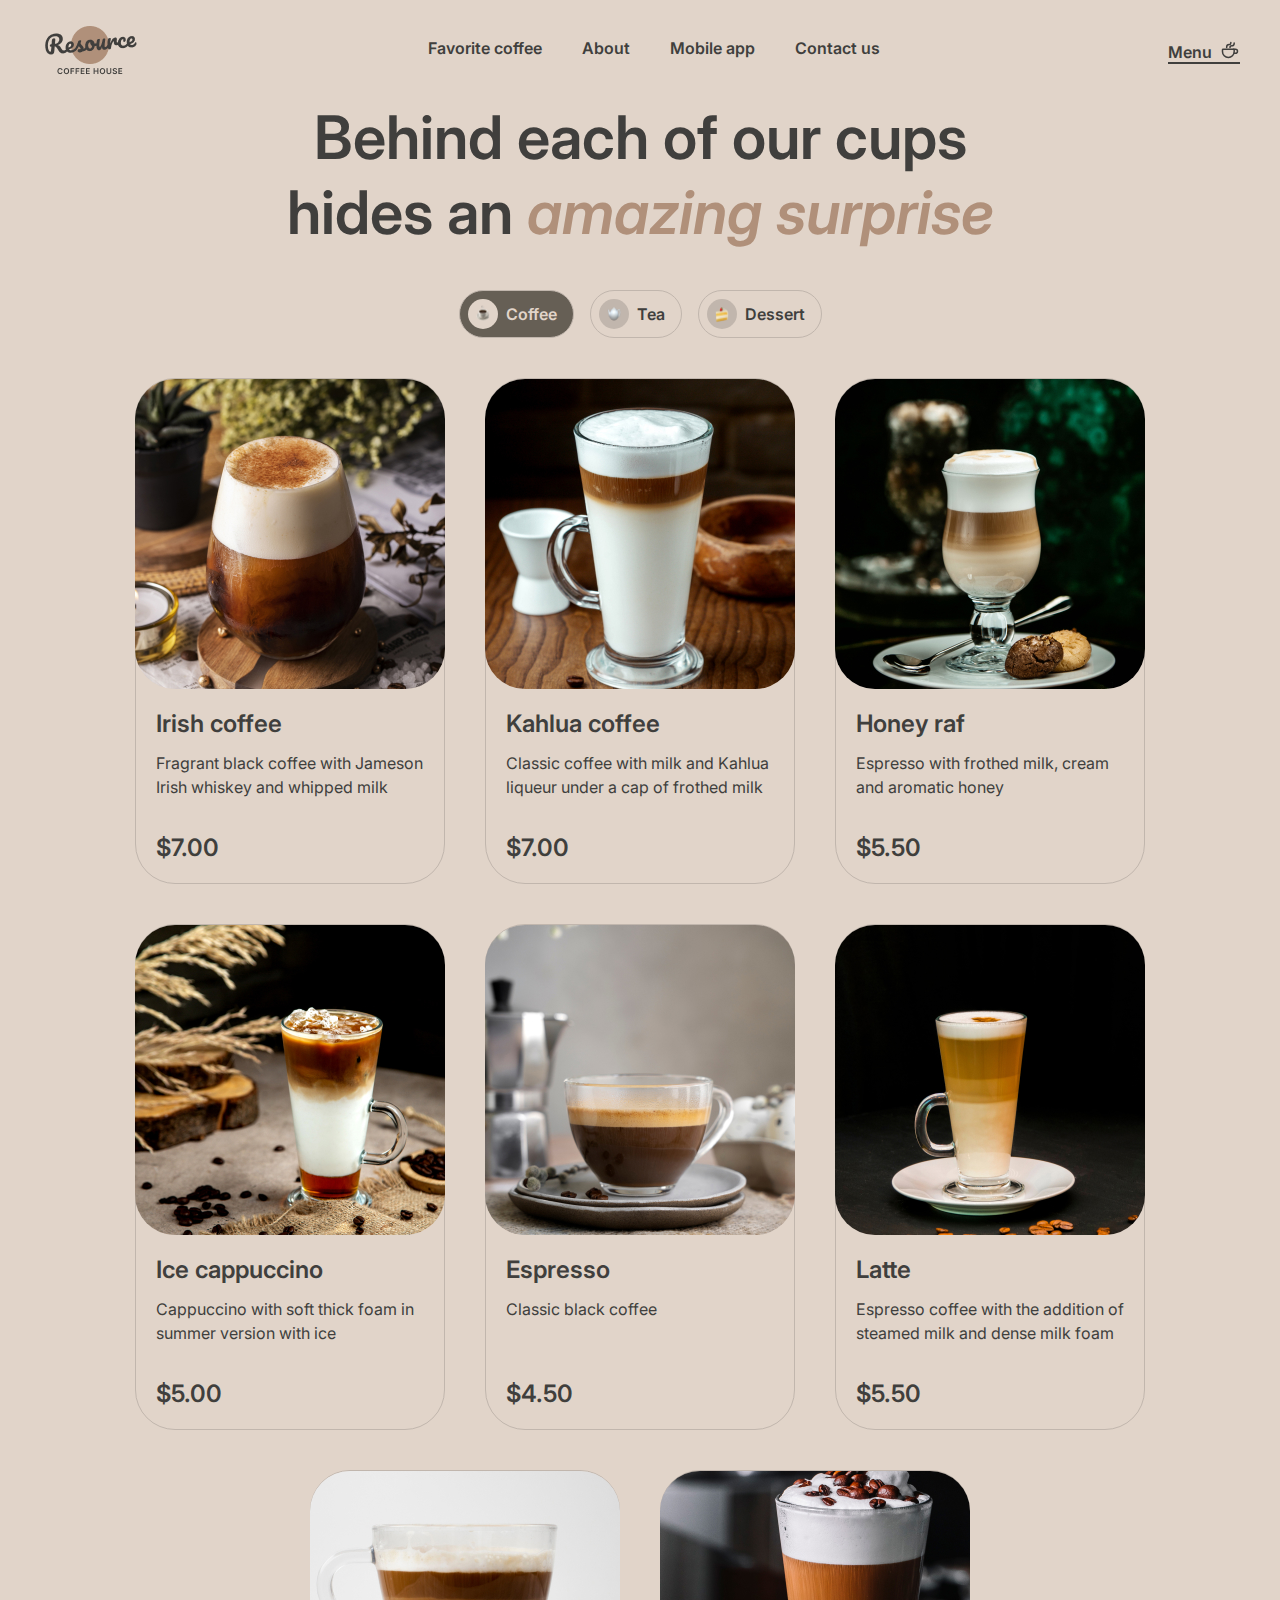
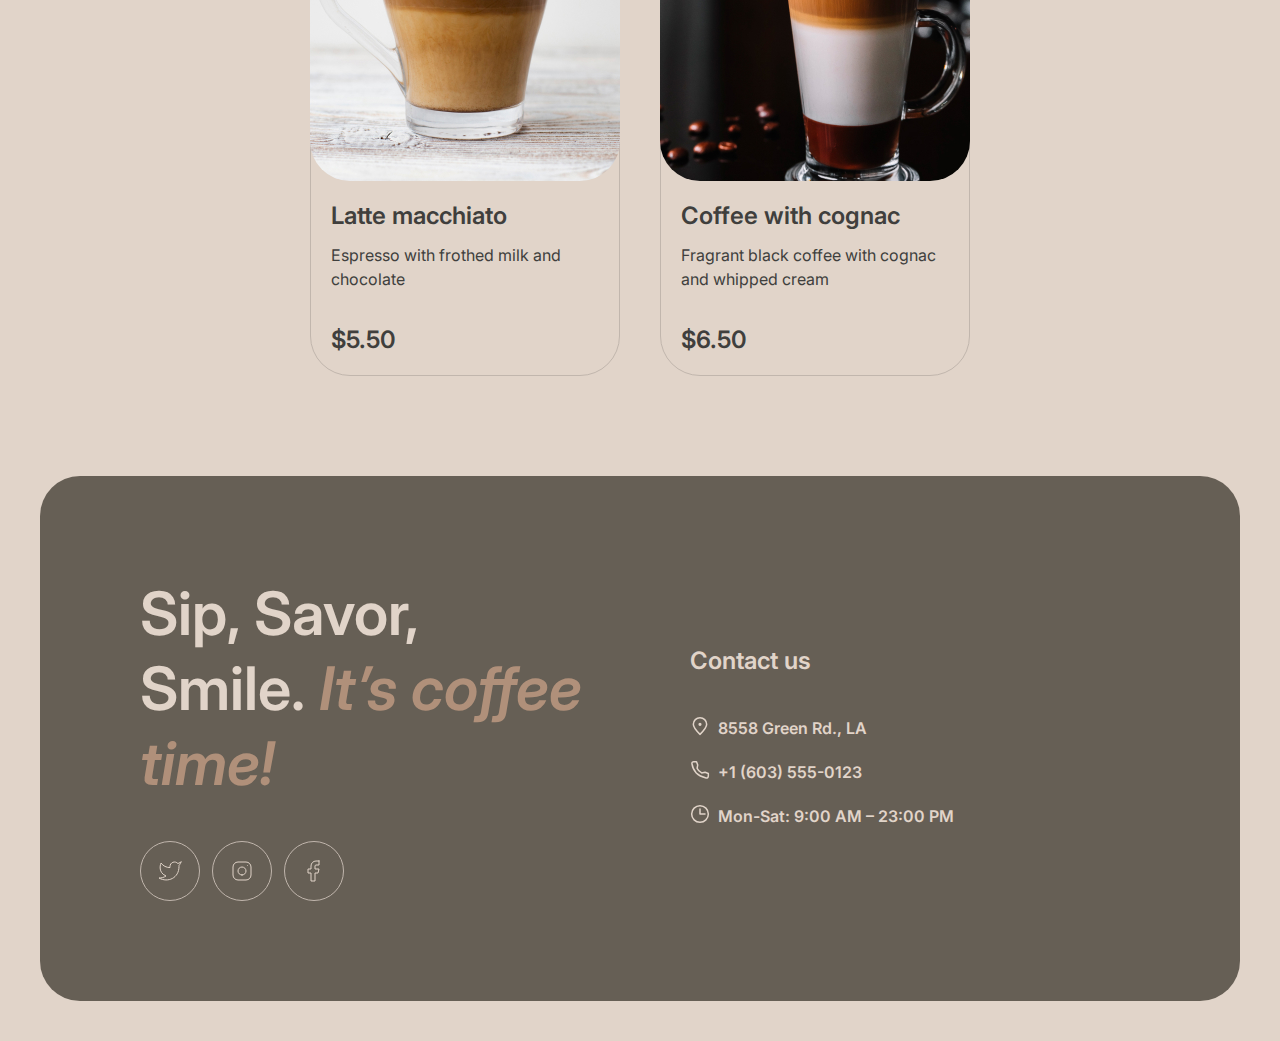
<file: coffee-house/menu/index.html>
<!DOCTYPE html>
<html lang="en">
  <head>
    <link rel="preconnect" href="https://fonts.googleapis.com" />
    <link rel="preconnect" href="https://fonts.gstatic.com" crossorigin />
    <link
      href="https://fonts.googleapis.com/css2?family=Forum&family=Inter:wght@400;600;700&display=swap"
      rel="stylesheet"
    />
    <link href="https://fonts.cdnfonts.com/css/inter" rel="stylesheet" />

    <link rel="stylesheet" href="style.css" />
    <link rel="icon" href="../assets/favicon.ico" type="image/x-icon" />
    <meta charset="UTF-8" />
    <meta name="viewport" content="width=device-width, initial-scale=1.0" />
    <title>Menu</title>
  </head>
  <body class="body">
    <header class="header">
      <div class="header-container">
        <div class="header-menu">
          <a class="logo-link" href="../">
            <div class="logo">
              <img src="../assets/logo.png" alt="logo" />
            </div>
          </a>
          <nav class="nav">
            <div class="menu-item">
              <a href="../#Favorite-coffee" class="link">Favorite coffee </a>
            </div>
            <div class="menu-item">
              <a href="../#About" class="link">About</a>
            </div>
            <div class="menu-item">
              <a href="../#Mobile-app" class="link">Mobile app</a>
            </div>
            <div class="menu-item">
              <a href="#Contact-us" class="link">Contact us</a>
            </div>
          </nav>
          <div class="coffee-menu menu-item active-menu-item">
            <div class="link">
              <p>Menu</p>
              <svg
                xmlns="http://www.w3.org/2000/svg"
                width="20"
                height="20"
                viewBox="0 0 20 20"
                fill="none"
              >
                <path
                  d="M14.167 9.76667V11.6667C14.167 14.8883 11.5553 17.5 8.33366 17.5C5.112 17.5 2.50033 14.8883 2.50033 11.6667V9.76667C2.50033 9.4353 2.76896 9.16667 3.10033 9.16667H13.567C13.8984 9.16667 14.167 9.4353 14.167 9.76667Z"
                  stroke="#403F3D"
                  stroke-width="1.5"
                  stroke-linecap="round"
                  stroke-linejoin="round"
                />
                <path
                  d="M10.0003 7.50008C10.0003 6.66675 10.5956 5.83341 11.786 5.83341V5.83341C13.101 5.83341 14.167 4.76743 14.167 3.45246V2.91675"
                  stroke="#403F3D"
                  stroke-width="1.5"
                  stroke-linecap="round"
                  stroke-linejoin="round"
                />
                <path
                  d="M6.66634 7.5V7.08333C6.66634 5.70262 7.78563 4.58333 9.16634 4.58333V4.58333C10.0868 4.58333 10.833 3.83714 10.833 2.91667V2.5"
                  stroke="#403F3D"
                  stroke-width="1.5"
                  stroke-linecap="round"
                  stroke-linejoin="round"
                />
                <path
                  d="M13.333 9.16675H15.4163C16.5669 9.16675 17.4997 10.0995 17.4997 11.2501C17.4997 12.4007 16.5669 13.3334 15.4163 13.3334H14.1663"
                  stroke="#403F3D"
                  stroke-width="1.5"
                  stroke-linecap="round"
                  stroke-linejoin="round"
                />
              </svg>
            </div>
          </div>
          <div class="button-icon-burger">
            <div class="button-icon-burger-menu">
              <svg
                class="burger-default1"
                xmlns="http://www.w3.org/2000/svg"
                width="18"
                height="2"
                viewBox="0 0 18 2"
                fill="none"
              >
                <path
                  d="M1 1H17"
                  stroke="#403F3D"
                  stroke-width="1.5"
                  stroke-linecap="round"
                  stroke-linejoin="round"
                />
              </svg>
              <svg
                class="burger-default2"
                xmlns="http://www.w3.org/2000/svg"
                width="18"
                height="2"
                viewBox="0 0 18 2"
                fill="none"
              >
                <path
                  d="M1 1H17"
                  stroke="#403F3D"
                  stroke-width="1.5"
                  stroke-linecap="round"
                  stroke-linejoin="round"
                />
              </svg>
              <svg
                class="burger-hover1"
                xmlns="http://www.w3.org/2000/svg"
                width="14"
                height="14"
                viewBox="0 0 14 14"
                fill="none"
              >
                <path
                  d="M1.34375 12.6568L12.6575 1.34314"
                  stroke="#403F3D"
                  stroke-width="1.5"
                  stroke-linecap="round"
                  stroke-linejoin="round"
                />
              </svg>
              <svg
                class="burger-hover2"
                xmlns="http://www.w3.org/2000/svg"
                width="14"
                height="14"
                viewBox="0 0 14 14"
                fill="none"
              >
                <path
                  d="M1.34375 1.34314L12.6575 12.6568"
                  stroke="#403F3D"
                  stroke-width="1.5"
                  stroke-linecap="round"
                  stroke-linejoin="round"
                />
              </svg>
            </div>
          </div>
        </div>
      </div>
      <div class="new-menu">
        <nav class="nav-menu">
          <div class="nav-menu-item">
            <a href="../#Favorite-coffee" class="link-burger">Favorite coffee </a>
          </div>
          <div class="nav-menu-item"><a href="../#About" class="link-burger">About</a></div>
          <div class="nav-menu-item">
            <a href="../#Mobile-app" class="link-burger">Mobile app</a>
          </div>
          <div class="nav-menu-item">
            <a href="../#Contact-us" class="link-burger">Contact us</a>
          </div>
        </nav>
        <div class="nav-menu-cup">
          <a class="link-burger">
            <p>Menu

            <svg class="cup"
              xmlns="http://www.w3.org/2000/svg"
              width="40"
              height="40"
              viewBox="0 0 20 20"
              fill="none"
            >
              <path
                d="M14.167 9.76667V11.6667C14.167 14.8883 11.5553 17.5 8.33366 17.5C5.112 17.5 2.50033 14.8883 2.50033 11.6667V9.76667C2.50033 9.4353 2.76896 9.16667 3.10033 9.16667H13.567C13.8984 9.16667 14.167 9.4353 14.167 9.76667Z"
                stroke="#403F3D"
                stroke-width="1.5"
                stroke-linecap="round"
                stroke-linejoin="round"
              />
              <path
                d="M10.0003 7.50008C10.0003 6.66675 10.5956 5.83341 11.786 5.83341V5.83341C13.101 5.83341 14.167 4.76743 14.167 3.45246V2.91675"
                stroke="#403F3D"
                stroke-width="1.5"
                stroke-linecap="round"
                stroke-linejoin="round"
              />
              <path
                d="M6.66634 7.5V7.08333C6.66634 5.70262 7.78563 4.58333 9.16634 4.58333V4.58333C10.0868 4.58333 10.833 3.83714 10.833 2.91667V2.5"
                stroke="#403F3D"
                stroke-width="1.5"
                stroke-linecap="round"
                stroke-linejoin="round"
              />
              <path
                d="M13.333 9.16675H15.4163C16.5669 9.16675 17.4997 10.0995 17.4997 11.2501C17.4997 12.4007 16.5669 13.3334 15.4163 13.3334H14.1663"
                stroke="#403F3D"
                stroke-width="1.5"
                stroke-linecap="round"
                stroke-linejoin="round"
              />
            </svg>
            </p>
          </a>
        </div>
        </div>
    </header>
    <main class="main">
      <div class="menu-container">
        <div class="offer">
          <h1 class="menu-name">
            Behind each of our cups hides an
            <span class="amazing">amazing surprise</span>
          </h1>
          <div class="tabs">
            <div class="tab-item1">
              <div class="icon1">
                <img
                  class="picture-in-icon"
                  src="../assets/offerIcon1.png"
                  alt="coffee"
                />
              </div>
              Coffee
            </div>
            <div class="tab-item2">
              <div class="icon2">
                <img
                  class="picture-in-icon"
                  src="../assets/offerIcon2.png"
                  alt="tea"
                />
              </div>
              Tea
            </div>
            <div class="tab-item3">
              <div class="icon3">
                <img
                  class="picture-in-icon"
                  src="../assets/offerIcon3.png"
                  alt="dessert"
                />
              </div>
              Dessert
            </div>
          </div>
        </div>
        <div id="cards-wrapper">
          <div class="grid coffee">
            <div class="preview">
              <div class="box">
                <img
                  class="coffee-type"
                  src="../assets/coffee-1.jpg"
                  alt="irish coffee"
                />
              </div>
              <div class="description-coffee">
                <div class="text-description-coffee">
                  <p class="text-coffee">Irish coffee</p>
                  <p class="small-text-coffee">
                    Fragrant black coffee with Jameson Irish whiskey and whipped
                    milk
                  </p>
                </div>
                <p class="price">$7.00</p>
              </div>
            </div>
            <div class="preview">
              <div class="box">
                <img
                  class="coffee-type"
                  src="../assets/coffee-2.jpg"
                  alt="kahlua coffee"
                />
              </div>
              <div class="description-coffee">
                <div class="text-description-coffee">
                  <p class="text-coffee">Kahlua coffee</p>
                  <p class="small-text-coffee">
                    Classic coffee with milk and Kahlua liqueur under a cap of
                    frothed milk
                  </p>
                </div>
                <p class="price">$7.00</p>
              </div>
            </div>
            <div class="preview">
              <div class="box">
                <img
                  class="coffee-type"
                  src="../assets/coffee-3.jpg"
                  alt="Honey raf"
                />
              </div>
              <div class="description-coffee">
                <div class="text-description-coffee">
                  <p class="text-coffee">Honey raf</p>
                  <p class="small-text-coffee">
                    Espresso with frothed milk, cream and aromatic honey
                  </p>
                </div>
                <p class="price">$5.50</p>
              </div>
            </div>
            <div class="preview">
              <div class="box">
                <img
                  class="coffee-type"
                  src="../assets/coffee-4.jpg"
                  alt="Ice cappuccino"
                />
              </div>
              <div class="description-coffee">
                <div class="text-description-coffee">
                  <p class="text-coffee">Ice cappuccino</p>
                  <p class="small-text-coffee">
                    Cappuccino with soft thick foam in summer version with ice
                  </p>
                </div>
                <p class="price">$5.00</p>
              </div>
            </div>
            <div class="preview second nextcoffee">
              <div class="box">
                <img
                  class="coffee-type"
                  src="../assets/coffee-5.jpg"
                  alt="Espresso"
                />
              </div>
              <div class="description-coffee">
                <div class="text-description-coffee">
                  <p class="text-coffee">Espresso</p>
                  <p class="small-text-coffee">Classic black coffee</p>
                </div>
                <p class="price">$4.50</p>
              </div>
            </div>
            <div class="preview second nextcoffee">
              <div class="box">
                <img
                  class="coffee-type"
                  src="../assets/coffee-6.jpg"
                  alt="Latte"
                />
              </div>
              <div class="description-coffee">
                <div class="text-description-coffee">
                  <p class="text-coffee">Latte</p>
                  <p class="small-text-coffee">
                    Espresso coffee with the addition of steamed milk and dense
                    milk foam
                  </p>
                </div>
                <p class="price">$5.50</p>
              </div>
            </div>
            <div class="preview second nextcoffee">
              <div class="box">
                <img
                  class="coffee-type"
                  src="../assets/coffee-7.jpg"
                  alt="Latte macchiato"
                />
              </div>
              <div class="description-coffee">
                <div class="text-description-coffee">
                  <p class="text-coffee">Latte macchiato</p>
                  <p class="small-text-coffee">
                    Espresso with frothed milk and chocolate
                  </p>
                </div>
                <p class="price">$5.50</p>
              </div>
            </div>
            <div class="preview second nextcoffee">
              <div class="box">
                <img
                  class="coffee-type"
                  src="../assets/coffee-8.jpg"
                  alt="Coffee with cognac"
                />
              </div>
              <div class="description-coffee">
                <div class="text-description-coffee">
                  <p class="text-coffee">Coffee with cognac</p>
                  <p class="small-text-coffee">
                    Fragrant black coffee with cognac and whipped cream
                  </p>
                </div>
                <p class="price">$6.50</p>
              </div>
            </div>
          </div>

          <div class="grid tea">
            <div class="preview">
              <div class="box">
                <img
                  class="coffee-type"
                  src="../assets/tea-1.png"
                  alt="Moroccan"
                />
              </div>
              <div class="description-coffee">
                <div class="text-description-coffee">
                  <p class="text-coffee">Moroccan</p>
                  <p class="small-text-coffee">
                    Fragrant black tea with the addition of tangerine, cinnamon,
                    honey, lemon and mint
                  </p>
                </div>
                <p class="price">$4.50</p>
              </div>
            </div>
            <div class="preview">
              <div class="box">
                <img
                  class="coffee-type"
                  src="../assets/tea-2.png"
                  alt="Ginger"
                />
              </div>
              <div class="description-coffee">
                <div class="text-description-coffee">
                  <p class="text-coffee">Ginger</p>
                  <p class="small-text-coffee">
                    Original black tea with fresh ginger, lemon and honey
                  </p>
                </div>
                <p class="price">$5.00</p>
              </div>
            </div>
            <div class="preview">
              <div class="box">
                <img
                  class="coffee-type"
                  src="../assets/tea-3.png"
                  alt="Cranberry"
                />
              </div>
              <div class="description-coffee">
                <div class="text-description-coffee">
                  <p class="text-coffee">Cranberry</p>
                  <p class="small-text-coffee">
                    Invigorating black tea with cranberry and honey
                  </p>
                </div>
                <p class="price">$5.00</p>
              </div>
            </div>
            <div class="preview">
              <div class="box">
                <img
                  class="coffee-type"
                  src="../assets/tea-4.png"
                  alt="Sea buckthorn"
                />
              </div>
              <div class="description-coffee">
                <div class="text-description-coffee">
                  <p class="text-coffee">Sea buckthorn</p>
                  <p class="small-text-coffee">
                    Toning sweet black tea with sea buckthorn, fresh thyme and
                    cinnamon
                  </p>
                </div>
                <p class="price">$5.50</p>
              </div>
            </div>
          </div>

          <div class="grid desserts">
            <div class="preview">
              <div class="box">
                <img
                  class="coffee-type"
                  src="../assets/dessert-1.png"
                  alt="Marble cheesecake"
                />
              </div>
              <div class="description-coffee">
                <div class="text-description-coffee">
                  <p class="text-coffee">Marble cheesecake</p>
                  <p class="small-text-coffee">
                    Philadelphia cheese with lemon zest on a light sponge cake
                    and red currant jam
                  </p>
                </div>
                <p class="price">$3.50</p>
              </div>
            </div>
            <div class="preview">
              <div class="box">
                <img
                  class="coffee-type"
                  src="../assets/dessert-2.png"
                  alt="Red velvet"
                />
              </div>
              <div class="description-coffee">
                <div class="text-description-coffee">
                  <p class="text-coffee">Red velvet</p>
                  <p class="small-text-coffee">
                    Layer cake with cream cheese frosting
                  </p>
                </div>
                <p class="price">$4.00</p>
              </div>
            </div>
            <div class="preview">
              <div class="box">
                <img
                  class="coffee-type"
                  src="../assets/dessert-3.png"
                  alt="Cheesecakes"
                />
              </div>
              <div class="description-coffee">
                <div class="text-description-coffee">
                  <p class="text-coffee">Cheesecakes</p>
                  <p class="small-text-coffee">
                    Soft cottage cheese pancakes with sour cream and fresh
                    berries and sprinkled with powdered sugar
                  </p>
                </div>
                <p class="price">$4.50</p>
              </div>
            </div>
            <div class="preview">
              <div class="box">
                <img
                  class="coffee-type"
                  src="../assets/dessert-4.png"
                  alt="Creme brulee"
                />
              </div>
              <div class="description-coffee">
                <div class="text-description-coffee">
                  <p class="text-coffee">Creme brulee</p>
                  <p class="small-text-coffee">
                    Delicate creamy dessert in a caramel basket with wild
                    berries
                  </p>
                </div>
                <p class="price">$4.00</p>
              </div>
            </div>
            <div class="preview second nextdessert">
              <div class="box">
                <img
                  class="coffee-type"
                  src="../assets/dessert-5.png"
                  alt="Pancakes"
                />
              </div>
              <div class="description-coffee">
                <div class="text-description-coffee">
                  <p class="text-coffee">Pancakes</p>
                  <p class="small-text-coffee">
                    Tender pancakes with strawberry jam and fresh strawberries
                  </p>
                </div>
                <p class="price">$4.50</p>
              </div>
            </div>
            <div class="preview second nextdessert">
              <div class="box">
                <img
                  class="coffee-type"
                  src="../assets/dessert-6.png"
                  alt="Honey cake"
                />
              </div>
              <div class="description-coffee">
                <div class="text-description-coffee">
                  <p class="text-coffee">Honey cake</p>
                  <p class="small-text-coffee">
                    Classic honey cake with delicate custard
                  </p>
                </div>
                <p class="price">$4.50</p>
              </div>
            </div>
            <div class="preview second nextdessert">
              <div class="box">
                <img
                  class="coffee-type"
                  src="../assets/dessert-7.png"
                  alt="Chocolate cake"
                />
              </div>
              <div class="description-coffee">
                <div class="text-description-coffee">
                  <p class="text-coffee">Chocolate cake</p>
                  <p class="small-text-coffee">
                    Cake with hot chocolate filling and nuts with dried apricots
                  </p>
                </div>
                <p class="price">$5.50</p>
              </div>
            </div>
            <div class="preview second nextdessert">
              <div class="box">
                <img
                  class="coffee-type"
                  src="../assets/dessert-8.png"
                  alt="Black forest"
                />
              </div>
              <div class="description-coffee">
                <div class="text-description-coffee">
                  <p class="text-coffee">Black forest</p>
                  <p class="small-text-coffee">
                    A combination of thin sponge cake with cherry jam and light
                    chocolate mousse
                  </p>
                </div>
                <p class="price">$6.50</p>
              </div>
            </div>
          </div>
        </div>
        <div class="button-refresh">
          <svg
            xmlns="http://www.w3.org/2000/svg"
            width="24"
            height="24"
            viewBox="0 0 24 24"
            fill="none"
          >
            <path
              d="M21.8883 13.5C21.1645 18.3113 17.013 22 12 22C6.47715 22 2 17.5228 2 12C2 6.47715 6.47715 2 12 2C16.1006 2 19.6248 4.46819 21.1679 8"
              stroke="#403F3D"
              stroke-linecap="round"
              stroke-linejoin="round"
            />
            <path
              d="M17 8H21.4C21.7314 8 22 7.73137 22 7.4V3"
              stroke="#403F3D"
              stroke-linecap="round"
              stroke-linejoin="round"
            />
          </svg>
        </div>
        <!-- </div> -->
      </div>
      <div id="overlay" class="overlay"></div>
      <div id="modal" class="modal cofee-1">
        <div class="modal-coffee-preview">
          <div class="modal-box">
            <div class="modal-img-1"></div>
          </div>
          <div class="modal-description">
            <div class="modal-title">
              <p class="modal-title1">Irish coffee</p>
              <p class="modal-title2">
                Fragrant black coffee with Jameson Irish whiskey and whipped
                milk
              </p>
            </div>
            <div class="modal-size">
              <p class="size">Size</p>
              <div class="modal-tabs">
                <div class="tab-item11 size-button">
                  <div class="icon11 size-button-icon">S</div>
                  <span class="tab-item11-text"> 200 ml</span>
                </div>
                <div class="tab-item22 size-button">
                  <div class="icon22 size-button-icon">M</div>
                  <span class="tab-item22-text"> 300 ml</span>
                </div>
                <div class="tab-item33 size-button">
                  <div class="icon33 size-button-icon">L</div>
                  <span class="tab-item33-text"> 400 ml</span>
                </div>
              </div>
            </div>
            <div class="modal-additives">
              <p class="Additives">Additives</p>
              <div class="modal-tabs2">
                <div class="tab-item111 add-button">
                  <div class="icon111 size-button-icon">1</div>
                  <span class="tab-item111-text"> Sugar</span>
                </div>
                <div class="tab-item222 add-button">
                  <div class="icon222 size-button-icon">2</div>
                  <span class="tab-item222-text"> Cinnamon</span>
                </div>
                <div class="tab-item333 add-button">
                  <div class="icon333 size-button-icon">3</div>
                  <span class="tab-item333-text"> Syrup</span>
                </div>
              </div>
            </div>
            <div class="modal-total">
              <h3 class="Total">Total:</h3>
              <h3 class="total-price">$7.00</h3>
            </div>
            <div class="modal-alert">
              <svg
                xmlns="http://www.w3.org/2000/svg"
                width="16"
                height="16"
                viewBox="0 0 16 16"
                fill="none"
              >
                <g clip-path="url(#clip0_268_9737)">
                  <path
                    d="M8 7.66663V11"
                    stroke="#403F3D"
                    stroke-linecap="round"
                    stroke-linejoin="round"
                  />
                  <path
                    d="M8 5.00667L8.00667 4.99926"
                    stroke="#403F3D"
                    stroke-linecap="round"
                    stroke-linejoin="round"
                  />
                  <path
                    d="M8.00016 14.6667C11.6821 14.6667 14.6668 11.6819 14.6668 8.00004C14.6668 4.31814 11.6821 1.33337 8.00016 1.33337C4.31826 1.33337 1.3335 4.31814 1.3335 8.00004C1.3335 11.6819 4.31826 14.6667 8.00016 14.6667Z"
                    stroke="#403F3D"
                    stroke-linecap="round"
                    stroke-linejoin="round"
                  />
                </g>
                <defs>
                  <clipPath id="clip0_268_9737">
                    <rect width="16" height="16" fill="white" />
                  </clipPath>
                </defs>
              </svg>
              <p class="alert">
                The cost is not final. Download our mobile app to see the final
                price and place your order. Earn loyalty points and enjoy your
                favorite coffee with up to 20% discount.
              </p>
            </div>
            <div class="button-secondary">Close</div>
          </div>
        </div>
      </div>
    </main>
    <footer id="Contact-us" class="contacts">
      <div class="contacts-container">
        <div class="contacts-offer">
          <p class="contacts-text">
            <span>
              Sip, Savor, Smile.<span class="its">
                It’s coffee time!</span
              ></span
            >
          </p>
          <div class="socials">
            <button class="button-twitter" type="button">
              <svg
                class="default-twitter"
                xmlns="http://www.w3.org/2000/svg"
                width="24"
                height="24"
                viewBox="0 0 24 24"
                fill="none"
              >
                <path
                  d="M23 3.01006C23 3.01006 20.9821 4.20217 19.86 4.54006C19.2577 3.84757 18.4573 3.35675 17.567 3.13398C16.6767 2.91122 15.7395 2.96725 14.8821 3.29451C14.0247 3.62177 13.2884 4.20446 12.773 4.96377C12.2575 5.72309 11.9877 6.62239 12 7.54006V8.54006C10.2426 8.58562 8.50127 8.19587 6.93101 7.4055C5.36074 6.61513 4.01032 5.44869 3 4.01006C3 4.01006 -1 13.0101 8 17.0101C5.94053 18.408 3.48716 19.109 1 19.0101C10 24.0101 21 19.0101 21 7.51006C20.9991 7.23151 20.9723 6.95365 20.92 6.68006C21.9406 5.67355 23 3.01006 23 3.01006Z"
                  stroke="#E1D4C9"
                  stroke-linecap="round"
                  stroke-linejoin="round"
                />
              </svg>
              <svg
                class="hover-twitter"
                xmlns="http://www.w3.org/2000/svg"
                width="24"
                height="24"
                viewBox="0 0 24 24"
                fill="none"
              >
                <path
                  d="M23 3.01006C23 3.01006 20.9821 4.20217 19.86 4.54006C19.2577 3.84757 18.4573 3.35675 17.567 3.13398C16.6767 2.91122 15.7395 2.96725 14.8821 3.29451C14.0247 3.62177 13.2884 4.20446 12.773 4.96377C12.2575 5.72309 11.9877 6.62239 12 7.54006V8.54006C10.2426 8.58562 8.50127 8.19587 6.93101 7.4055C5.36074 6.61513 4.01032 5.44869 3 4.01006C3 4.01006 -1 13.0101 8 17.0101C5.94053 18.408 3.48716 19.109 1 19.0101C10 24.0101 21 19.0101 21 7.51006C20.9991 7.23151 20.9723 6.95365 20.92 6.68006C21.9406 5.67355 23 3.01006 23 3.01006Z"
                  stroke="#403F3D"
                  stroke-linecap="round"
                  stroke-linejoin="round"
                />
              </svg>
            </button>
            <button class="button-inst" type="button">
              <svg
                class="default-inst"
                xmlns="http://www.w3.org/2000/svg"
                width="24"
                height="24"
                viewBox="0 0 24 24"
                fill="none"
              >
                <path
                  d="M12 16C14.2091 16 16 14.2091 16 12C16 9.79086 14.2091 8 12 8C9.79086 8 8 9.79086 8 12C8 14.2091 9.79086 16 12 16Z"
                  stroke="#E1D4C9"
                  stroke-linecap="round"
                  stroke-linejoin="round"
                />
                <path
                  d="M3 16V8C3 5.23858 5.23858 3 8 3H16C18.7614 3 21 5.23858 21 8V16C21 18.7614 18.7614 21 16 21H8C5.23858 21 3 18.7614 3 16Z"
                  stroke="#E1D4C9"
                />
                <path
                  d="M17.5 6.51L17.51 6.49889"
                  stroke="#E1D4C9"
                  stroke-linecap="round"
                  stroke-linejoin="round"
                />
              </svg>
              <svg
                class="hover-inst"
                xmlns="http://www.w3.org/2000/svg"
                width="24"
                height="24"
                viewBox="0 0 24 24"
                fill="none"
              >
                <path
                  d="M12 16C14.2091 16 16 14.2091 16 12C16 9.79086 14.2091 8 12 8C9.79086 8 8 9.79086 8 12C8 14.2091 9.79086 16 12 16Z"
                  stroke="#403F3D"
                  stroke-linecap="round"
                  stroke-linejoin="round"
                />
                <path
                  d="M3 16V8C3 5.23858 5.23858 3 8 3H16C18.7614 3 21 5.23858 21 8V16C21 18.7614 18.7614 21 16 21H8C5.23858 21 3 18.7614 3 16Z"
                  stroke="#403F3D"
                />
                <path
                  d="M17.5 6.51L17.51 6.49889"
                  stroke="#403F3D"
                  stroke-linecap="round"
                  stroke-linejoin="round"
                />
              </svg>
            </button>
            <button class="button-facebook" type="button">
              <svg
                class="default-facebook"
                xmlns="http://www.w3.org/2000/svg"
                width="24"
                height="24"
                viewBox="0 0 24 24"
                fill="none"
              >
                <path
                  d="M17 2H14C12.6739 2 11.4021 2.52678 10.4645 3.46447C9.52678 4.40215 9 5.67392 9 7V10H6V14H9V22H13V14H16L17 10H13V7C13 6.73478 13.1054 6.48043 13.2929 6.29289C13.4804 6.10536 13.7348 6 14 6H17V2Z"
                  stroke="#E1D4C9"
                  stroke-linecap="round"
                  stroke-linejoin="round"
                />
              </svg>
              <svg
                class="hover-facebook"
                xmlns="http://www.w3.org/2000/svg"
                width="24"
                height="24"
                viewBox="0 0 24 24"
                fill="none"
              >
                <path
                  d="M17 2H14C12.6739 2 11.4021 2.52678 10.4645 3.46447C9.52678 4.40215 9 5.67392 9 7V10H6V14H9V22H13V14H16L17 10H13V7C13 6.73478 13.1054 6.48043 13.2929 6.29289C13.4804 6.10536 13.7348 6 14 6H17V2Z"
                  stroke="#403F3D"
                  stroke-linecap="round"
                  stroke-linejoin="round"
                />
              </svg>
            </button>
          </div>
        </div>
        <div class="contacts-info">
          <p class="contact-us">Contact us</p>
          <div class="contacts-text contacts-right-part">
            <p class="link-item">
              <a
                class="location"
                href="https://www.google.com/maps/place/Coffee+House+La+Rambla/@18.0278151,-66.5999797,17z/data=!3m1!4b1!4m6!3m5!1s0x8c1cd52495657a81:0xeccd50ff5fe522cd!8m2!3d18.02781!4d-66.5974048!16s%2Fg%2F11gjhldd90?entry=ttu"
                target="_blank"
                ><svg
                  xmlns="http://www.w3.org/2000/svg"
                  width="20"
                  height="20"
                  viewBox="0 0 20 20"
                  fill="none"
                >
                  <path
                    d="M16.6663 8.33329C16.6663 12.0152 9.99967 18.3333 9.99967 18.3333C9.99967 18.3333 3.33301 12.0152 3.33301 8.33329C3.33301 4.65139 6.31778 1.66663 9.99967 1.66663C13.6816 1.66663 16.6663 4.65139 16.6663 8.33329Z"
                    stroke="#E1D4C9"
                    stroke-width="1.5"
                  />
                  <path
                    d="M10.0003 9.16667C10.4606 9.16667 10.8337 8.79357 10.8337 8.33333C10.8337 7.8731 10.4606 7.5 10.0003 7.5C9.54009 7.5 9.16699 7.8731 9.16699 8.33333C9.16699 8.79357 9.54009 9.16667 10.0003 9.16667Z"
                    fill="#E1D4C9"
                    stroke="#E1D4C9"
                    stroke-width="1.5"
                    stroke-linecap="round"
                    stroke-linejoin="round"
                  />
                </svg>
                8558 Green Rd., LA</a
              >
            </p>
            <p class="link-item">
              <a class="tel" href="tel:+16035550123"
                ><svg
                  xmlns="http://www.w3.org/2000/svg"
                  width="20"
                  height="20"
                  viewBox="0 0 20 20"
                  fill="none"
                >
                  <path
                    d="M15.0984 12.2516L11.6665 12.9166C9.34845 11.7531 7.91654 10.4166 7.08321 8.33329L7.72483 4.89154L6.51197 1.66663L3.72946 1.66663C2.60191 1.66663 1.71466 2.59958 1.90108 3.71161C2.29888 6.08454 3.37231 10.0391 6.24987 12.9166C9.27338 15.9401 13.5661 17.3318 16.1378 17.9288C17.299 18.1983 18.3332 17.2908 18.3332 16.0988L18.3332 13.4843L15.0984 12.2516Z"
                    stroke="#E1D4C9"
                    stroke-width="1.5"
                    stroke-linecap="round"
                    stroke-linejoin="round"
                  /></svg
                >+1 (603) 555-0123</a
              >
            </p>
            <p class="link-item">
              <a class="working-time"
                ><svg
                  xmlns="http://www.w3.org/2000/svg"
                  width="20"
                  height="20"
                  viewBox="0 0 20 20"
                  fill="none"
                >
                  <g clip-path="url(#clip0_217_1736)">
                    <path
                      d="M10 5L10 10L15 10"
                      stroke="#E1D4C9"
                      stroke-width="1.5"
                      stroke-linecap="round"
                      stroke-linejoin="round"
                    />
                    <path
                      d="M10.0003 18.3333C14.6027 18.3333 18.3337 14.6023 18.3337 9.99996C18.3337 5.39759 14.6027 1.66663 10.0003 1.66663C5.39795 1.66663 1.66699 5.39759 1.66699 9.99996C1.66699 14.6023 5.39795 18.3333 10.0003 18.3333Z"
                      stroke="#E1D4C9"
                      stroke-width="1.5"
                      stroke-linecap="round"
                      stroke-linejoin="round"
                    />
                  </g>
                  <defs>
                    <clipPath id="clip0_217_1736">
                      <rect width="20" height="20" fill="white" />
                    </clipPath>
                  </defs>
                </svg>
                Mon-Sat: 9:00 AM – 23:00 PM</a
              >
            </p>
          </div>
        </div>
      </div>
    </footer>
    <script src="index.js"></script>
    <script src="modalLogic.js"></script>
  </body>
</html>
</file>
<file: coffee-house/menu/style.css>
* {
  margin: 0px;
  padding: 0px;
  box-sizing: border-box;
  scroll-behavior: smooth;
}

.body {
  max-width: 1440px;
  padding: 20px 0px 40px 0px;
  flex-direction: column;
  align-items: center;
  gap: 100px;
  background: var(--background-body, #e1d4c9);
  box-sizing: border-box;
  margin: 0 auto;
}
.header {
  display: flex;
  flex-direction: column;
  align-items: center;
  gap: 20px;
  align-self: stretch;
  max-width: 1440px;
}
@media (max-width: 768px) {
  .header {
    display: flex;
    flex-direction: column;
    align-items: center;
    gap: 20px;
    align-self: stretch;
  }
}
.header-container {
  display: flex;
  padding: 0px 40px;
  flex-direction: column;
  justify-content: center;
  align-items: center;
  align-self: stretch;
  width: 100%;
  box-sizing: border-box;
  overflow: hidden;
}
@media (max-width: 768px) {
  .header-container {
    display: flex;
    flex-direction: column;
    justify-content: center;
    align-items: center;
    align-self: stretch;
    width: 100%;
    z-index: 2;
  }
}
@media (max-width: 380px) {
  .header-container {
    padding: 0px 16px;
  }
}
.logo {
  width: 100px;
  height: 60px;
  cursor: pointer;
}
.nav {
  display: flex;
  justify-content: center;
  align-items: center;
  gap: 40px;
  flex: 1 0 0;
  align-self: stretch;
}
@media (max-width: 768px) {
  .nav {
    display: none;
  }
}
.header-menu {
  display: flex;
  max-width: 1360px;
  justify-content: space-between;
  align-items: center;
  align-self: stretch;
}
@media (max-width: 768px) {
  .header-menu {
    display: flex;

    justify-content: space-between;
    align-items: center;
    align-self: stretch;
  }
}

.menu-item {
  display: flex;
  position: relative;
  flex-direction: column;
  align-items: center;
  gap: 4px;
  height: 28px;
}
.menu-item {
  position: relative;
  text-decoration: none;
  color: #403f3d;
}

.menu-item::after {
  content: "";
  position: absolute;
  width: 1px;
  height: 2px;
  bottom: 0;
  background-color: #403f3d;
  opacity: 0;
  transition: width 0.7s, opacity 0.7s;
}
@media (hover: hover) {
  .menu-item:hover::after {
    width: 100%;
    opacity: 1;
    /* right: -50%; */
  }
}
.active-menu-item::after {
  content: "";
  position: absolute;
  width: 100%;
  height: 2px;
  bottom: 0;
  background-color: #403f3d;
  transition: none;
  opacity: 1;
}

.link {
  display: flex;
  justify-content: center;
  align-items: flex-start;
  gap: 8px;
  color: var(--text-dark, #403f3d);
  font-feature-settings: "clig" off, "liga" off;

  /* Desktop/Action/link & button */
  font-family: Inter;
  font-size: 16px;
  font-style: normal;
  font-weight: 600;
  line-height: 150%; /* 24px */
  text-decoration: none;
  height: 24px;
}

.coffee-menu {
  display: flex;
  width: 72px;
  height: 28px;
  justify-content: flex-end;
  align-items: center;
  color: var(--text-dark, #403f3d);
  font-feature-settings: "clig" off, "liga" off;

  /* Desktop/Action/link & button */
  font-family: Inter;
  font-size: 16px;
  font-style: normal;
  font-weight: 600;
  line-height: 150%; /* 24px */
}
@media (max-width: 768px) {
  .coffee-menu {
    display: none;
  }
}

.button-icon-burger {
  display: none;
}
@media (max-width: 768px) {
  .button-icon-burger {
    display: flex;
    width: 44px;
    height: 44px;
    justify-content: center;
    align-items: center;
    border-radius: 100px;
    border: 1px solid var(--border-dark, #665f55);
  }
}
.button-icon-burger-menu {
  display: flex;
  flex-direction: column;
  justify-content: center;
  align-items: center;
  gap: 8px;
  position: relative;
  transition: all 1s ease;
}
.burger-hover1 {
  width: 16px;
  position: absolute;
  right: 0px;
  bottom: 0px;
  stroke-width: 1.5px;
  stroke: var(--text-dark, #403f3d);
}
.burger-hover2 {
  position: absolute;
  right: 0px;
  bottom: 0px;
  stroke-width: 1.5px;
  stroke: var(--text-dark, #403f3d);
  width: 16px;
}

.burger-hover1,
.burger-hover2 {
  opacity: 0;
  transition: opacity 0.5s ease;
}
/* @media (hover: hover) {
  .button-icon-burger:hover .burger-hover1,
  .button-icon-burger:hover .burger-hover2 {
    opacity: 1;
  }
  .button-icon-burger:hover .burger-default1,
  .button-icon-burger:hover .burger-default2 {
    opacity: 0;
  }
} */
.burger-hover-active{
  opacity:1;
  transition: opacity 0.5s ease;
}

.burger-default1,
.burger-default2 {
  opacity: 1;
  transition: opacity 0.5s ease;
}
.burger-default-active{
  opacity:0;
  transition: opacity 0.5s ease;
  
}
.new-menu {
  transform: translateX(2000px);
  background: var(--background-body, #e1d4c9);
  transition: all 1s ease-in-out;
  height: auto;
  position: fixed;
  z-index: 1;
  display: flex;
  max-width: 768px;
  width: 100%;
  padding: 80px 40px;
  flex-direction: column;
  align-items: center;
  gap: 100px;
  flex: 1 0 0;
  top: 0;
  bottom: 0;
}

.link-burger{
  color: var(--Text-Dark, #403F3D);
text-align: center;
font-feature-settings: 'clig' off, 'liga' off;

/* Desktop/Action/burger-link */
font-family: Inter;
font-size: 32px;
font-style: normal;
font-weight: 600;
line-height: 125%; /* 40px */
text-decoration:none;
}
.new-menu2 {
  display: flex;
  max-width: 768px;
  width: 100%;
  padding: 80px 40px;
  flex-direction: column;
  align-items: center;
  gap: 100px;
  flex: 1 0 0;
  background: var(--background-body, #e1d4c9);
  transform: translateX(0);
  height: auto;
  position: fixed;
  top: 0;
  right: 0;
  bottom: 0;
  left: 0;
  z-index: 1;
  transition: all 1s ease-in-out;
}

.nav-menu {
  display: flex;
  flex-direction: column;
  align-items: center;
  gap: 60px;
  align-self: stretch;
  padding-top: 60px;
}
.nav-menu-cup {
  display: flex;
  justify-content: center;
  align-items: flex-start;
  gap: 16px;
  align-self: stretch;
  color: var(--text-dark, #403f3d);
  text-align: center;
  font-feature-settings: "clig" off, "liga" off;

  /* Desktop/Action/burger-link */
  font-family: Inter;
  font-size: 32px;
  font-style: normal;
  font-weight: 600;
  line-height: 125%; /* 40px */
}

.main {
  display: flex;
  padding: 0px 40px;
  flex-direction: column;
  justify-content: center;
  align-items: flex-start;
  gap: 40px;
  align-self: stretch;
  margin-bottom: 100px;
}
.menu-container {
  display: flex;
  max-width: 1360px;
  flex-direction: column;
  justify-content: center;
  align-items: flex-start;
  gap: 40px;
  align-self: stretch;
}
@media (max-width: 768px) {
  .menu-container {
    display: flex;
    flex-direction: column;
    justify-content: center;
    align-items: center;
    gap: 40px;
    align-self: stretch;
  }
}
@media (max-width: 380px) {
  .main {
    padding: 0px 16px;
  }
}
.offer {
  display: flex;
  flex-direction: column;
  align-items: center;
  gap: 40px;
  align-self: stretch;
  padding-top: 20px;
}
.menu-name {
  max-width: 800px;
  color: var(--text-dark, #403f3d);
  text-align: center;
  font-feature-settings: "clig" off, "liga" off;

  /* Desktop/Heading/heading-2 */
  font-family: Inter;
  font-size: 60px;
  font-style: normal;
  font-weight: 600;
  line-height: 125%; /* 75px */
}
.amazing {
  color: var(--text-accent, #b0907a);
  font-feature-settings: "clig" off, "liga" off;

  /* Desktop/Heading/heading-2.accent */
  font-family: Inter;
  font-size: 60px;
  font-style: italic;
  font-weight: 600;
  line-height: 125%;
}
@media (max-width: 380px) {
  .menu-name {
    font-size: 32px;
  }
  .amazing {
    font-size: 32px;
  }
}
@media screen and (min-width: 381px) and (max-width: 767px) {
  .menu-name amazing {
    font-size: calc(32px + (72 - 32) * ((100vw - 380px) / (768 - 380)));
  }
}
.tabs {
  display: flex;
  justify-content: center;
  align-items: center;
  gap: 16px;
  max-width: 361px;
}
@media (max-width: 380px) {
  .tabs {
    gap: 8px;
  }
}
.tab-item1 {
  display: flex;
  padding: 8px 16px 8px 8px;
  justify-content: center;
  align-items: center;
  gap: 8px;
  border-radius: 100px;
  background: var(--background-container, #665f55);
  color: var(--text-light, #e1d4c9);
  font-feature-settings: "clig" off, "liga" off;

  /* Desktop/Action/link & button */
  font-family: Inter;
  font-size: 16px;
  font-style: normal;
  font-weight: 600;
  line-height: 150%; /* 24px */
  cursor: pointer;
  border: 1px solid var(--border-light, #c1b6ad);
  transition: all 0.7s ease;
}
.icon1 {
  display: flex;
  padding: 3px 7px;
  justify-content: center;
  align-items: center;
  border-radius: 100px;
  background: var(--background-body, #e1d4c9);

  color: var(--text-dark, #403f3d);
  text-align: center;
  font-feature-settings: "clig" off, "liga" off;

  /* Desktop/Action/link & button */
  font-family: Inter;
  font-size: 16px;
  font-style: normal;
  font-weight: 600;
  line-height: 150%; /* 24px */
  height: 30px;
  width: 30px;
  transition: all 0.7s ease;
}
.picture-in-icon {
  height: 18px;
  width: 14px;
}
.tab-item2 {
  display: flex;
  padding: 8px 16px 8px 8px;
  justify-content: center;
  align-items: center;
  gap: 8px;
  border-radius: 100px;
  border: 1px solid var(--border-light, #c1b6ad);
  color: var(--text-dark, #403f3d);
  font-feature-settings: "clig" off, "liga" off;

  /* Desktop/Action/link & button */
  font-family: Inter;
  font-size: 16px;
  font-style: normal;
  font-weight: 600;
  line-height: 150%; /* 24px */
  transition: all 0.7s ease;
}
.icon2 {
  display: flex;
  padding: 3px 7px;
  justify-content: center;
  align-items: center;
  border-radius: 100px;
  background: var(--border-light, #c1b6ad);
  color: var(--text-dark, #403f3d);
  text-align: center;
  font-feature-settings: "clig" off, "liga" off;
  height: 30px;
  width: 30px;
  transition: all 1s ease;

  /* Desktop/Action/link & button */
  font-family: Inter;
  font-size: 16px;
  font-style: normal;
  font-weight: 600;
  line-height: 150%; /* 24px */
}
@media (hover: hover) {
  .tab-item2:hover {
    background: var(--background-container, #665f55);
    color: var(--text-light, #e1d4c9);
    transition: 0.7s;
    cursor: pointer;
  }
  .tab-item2:hover .icon2 {
    background-color: #e1d4c9;
  }
}

.tab-item3 {
  display: flex;
  padding: 8px 16px 8px 8px;
  justify-content: center;
  align-items: center;
  gap: 8px;
  border-radius: 100px;
  border: 1px solid var(--border-light, #c1b6ad);
  color: var(--text-dark, #403f3d);
  font-feature-settings: "clig" off, "liga" off;

  /* Desktop/Action/link & button */
  font-family: Inter;
  font-size: 16px;
  font-style: normal;
  font-weight: 600;
  line-height: 150%; /* 24px */
  transition: all 0.7s ease;
}
.icon3 {
  display: flex;
  padding: 3px 7px;
  justify-content: center;
  align-items: center;
  border-radius: 100px;
  background: var(--border-light, #c1b6ad);
  color: var(--text-dark, #403f3d);
  text-align: center;
  font-feature-settings: "clig" off, "liga" off;

  /* Desktop/Action/link & button */
  font-family: Inter;
  font-size: 16px;
  font-style: normal;
  font-weight: 600;
  line-height: 150%; /* 24px */
  height: 30px;
  width: 30px;
  transition: all 0.7s ease;
}
@media (hover: hover) {
  .tab-item3:hover {
    background: var(--background-container, #665f55);
    color: var(--text-light, #e1d4c9);
    transition: 0.7s;
    cursor: pointer;
  }
  .tab-item3:hover .icon3 {
    background-color: #e1d4c9;
  }
}

.grid {
  display: flex;
  max-width: 1360px;
  justify-content: center;
  align-items: flex-start;
  align-content: flex-start;
  gap: 40px;
  flex-wrap: wrap;
}
.preview {
  display: flex;
  height: 506px;

  flex-direction: column;
  align-items: center;
  border-radius: 40px;
  border: 1px solid var(--border-light, #c1b6ad);
  width: 310px;
  cursor: pointer;
}
@media (hover: hover) {
  .preview:hover .coffee-type {
    transform: scale(0.92);
    transition: 0.7s;
  }
}

.box {
  width: 310px;
  height: 310px;
  flex-shrink: 0;
  border-radius: 40px;
  overflow: hidden;
  display: flex;
  justify-content: center;
  align-items: center;
}
.coffee-type {
  border-radius: 40px;
  transform: scale(1);
  transition: 0.7s;
}
.description-coffee {
  display: flex;
  padding: 20px;
  flex-direction: column;
  justify-content: space-between;
  align-items: flex-start;
  flex: 1 0 0;
  align-self: stretch;
}
.text-description-coffee {
  display: flex;
  flex-direction: column;
  justify-content: center;
  align-items: flex-start;
  gap: 12px;
  align-self: stretch;
}
.text-coffee {
  align-self: stretch;
  color: var(--text-dark, #403f3d);
  font-feature-settings: "clig" off, "liga" off;

  /* Desktop/Heading/heading-3 */
  font-family: Inter;
  font-size: 24px;
  font-style: normal;
  font-weight: 600;
  line-height: 125%; /* 30px */
}
.small-text-coffee {
  align-self: stretch;
  color: var(--text-dark, #403f3d);
  font-feature-settings: "clig" off, "liga" off;

  /* Desktop/Body/medium */
  font-family: Inter;
  font-size: 16px;
  font-style: normal;
  font-weight: 400;
  line-height: 150%; /* 24px */
  text-wrap: wrap;
  word-wrap: break-word;
  /* max-width: 100%; */
}
.price {
  align-self: stretch;
  color: var(--text-dark, #403f3d);
  font-feature-settings: "clig" off, "liga" off;

  /* Desktop/Heading/heading-3 */
  font-family: Inter;
  font-size: 24px;
  font-style: normal;
  font-weight: 600;
  line-height: 125%; /* 30px */
}

@media (max-width: 768px) {
  .second {
    display: none;
  }
}
.button-refresh {
  display: none;
  width: 60px;
  height: 60px;
  justify-content: center;
  align-items: center;
  border-radius: 100px;
  border: 1px solid var(--border-dark, #665f55);
}
/*
@media (max-width: 768px) {
  .button-refresh {
    display: flex;
  }
    }*/

.contacts {
  display: flex;
  flex-direction: column;
  justify-content: center;
  align-items: center;
  align-self: stretch;
  padding: 0px 40px;
}
@media (max-width: 380px) {
  .contacts {
    display: flex;
    width: 380px;
    padding: 0px 16px;
    flex-direction: column;
    justify-content: center;
    align-items: center;
  }
}
.contacts-container {
  display: flex;
  max-width: 1360px;
  padding: 100px;
  justify-content: center;
  align-items: center;
  gap: 100px;
  align-self: stretch;
  border-radius: 40px;
  background: var(--background-container, #665f55);
}

.contacts-offer {
  display: flex;
  flex-direction: column;
  justify-content: center;
  align-items: flex-start;
  gap: 40px;
  flex: 1 0 0;
}

@media (max-width: 768px) {
  .contacts-container {
    display: flex;
    max-width: 1360px;
    padding: 100px 60px;
    flex-direction: column;
    justify-content: center;
    align-items: center;
    gap: 100px;
    align-self: stretch;
    border-radius: 40px;
    background: var(--background-container, #665f55);
  }
  .contacts-offer {
    display: flex;
    flex-direction: column;
    justify-content: center;
    align-items: flex-start;
    gap: 40px;
    align-self: stretch;
  }
  .contacts-info {
    display: flex;
    flex-direction: column;
    justify-content: center;
    align-items: flex-start;
    gap: 40px;
    align-self: stretch;
  }
}
@media (max-width: 380px) {
  .contacts-container {
    padding: 60px 16px;
    flex-direction: column;
    gap: 40px;
  }
}
.contacts-text {
  align-self: stretch;
  color: var(--text-light, #e1d4c9);
  font-feature-settings: "clig" off, "liga" off;

  /* Desktop/Heading/heading-2 */
  font-family: Inter;
  font-size: 60px;
  font-style: normal;
  font-weight: 600;
  line-height: 125%; /* 75px */
}
.its {
  align-self: stretch;
  color: var(--text-accent, #b0907a);
  font-feature-settings: "clig" off, "liga" off;

  /* Desktop/Heading/heading-2.accent */
  font-family: Inter;
  font-size: 60px;
  font-style: italic;
  font-weight: 600;
  line-height: 125%;
}
@media (max-width: 380px) {
  .contacts-text {
    font-size: 32px;
    margin-right: -10px;
  }
  .its {
    font-size: 32px;
  }
}
@media screen and (min-width: 381px) and (max-width: 767px) {
  .contacts-text its {
    font-size: calc(32px + (72 - 32) * ((100vw - 380px) / (768 - 380)));
  }
}
.socials {
  display: flex;
  align-items: center;
  gap: 12px;
}
.socials button {
  cursor: pointer;
}
.button-inst {
  display: flex;
  width: 60px;
  height: 60px;
  justify-content: center;
  align-items: center;
  border-radius: 100px;
  border: 1px solid var(--border-light, #c1b6ad);
  background-color: #665f55;
  transition: all 1s ease;
}
@media (hover: hover) {
  .button-inst:hover {
    background-color: #e1d4c9;
  }
  .button-inst:hover svg.default-inst {
    display: none;
  }

  .button-inst:hover svg.hover-inst {
    display: block;
  }
}

.button-inst svg.default-inst {
  display: block;
}

.button-inst svg.hover-inst {
  display: none;
}

.button-twitter {
  display: flex;
  width: 60px;
  height: 60px;
  justify-content: center;
  align-items: center;
  border-radius: 100px;
  border: 1px solid var(--border-light, #c1b6ad);
  background-color: #665f55;
  transition: all 1s ease;
}
@media (hover: hover) {
  .button-twitter:hover {
    background-color: #e1d4c9;
  }

  .button-twitter:hover svg.default-twitter {
    display: none;
  }

  .button-twitter:hover svg.hover-twitter {
    display: block;
  }
}

.button-twitter svg.default-twitter {
  display: block;
}
.button-twitter svg.hover-twitter {
  display: none;
}

.button-facebook {
  display: flex;
  width: 60px;
  height: 60px;
  justify-content: center;
  align-items: center;
  border-radius: 100px;
  border: 1px solid var(--border-light, #c1b6ad);
  background-color: #665f55;
  transition: all 1s ease;
}
@media (hover: hover) {
  .button-facebook:hover {
    background-color: #e1d4c9;
  }
  .button-facebook:hover svg.default-facebook {
    display: none;
  }

  .button-facebook:hover svg.hover-facebook {
    display: block;
  }
}

.button-facebook svg.default-facebook {
  display: block;
}

.button-facebook svg.hover-facebook {
  display: none;
}

.contacts-info {
  display: flex;
  flex-direction: column;
  justify-content: center;
  align-items: flex-start;
  gap: 40px;
  flex: 1 0 0;
}
.contact-us {
  align-self: stretch;
  color: var(--text-light, #e1d4c9);
  font-feature-settings: "clig" off, "liga" off;

  /* Desktop/Heading/heading-3 */
  font-family: Inter;
  font-size: 24px;
  font-style: normal;
  font-weight: 600;
  line-height: 125%; /* 30px */
}
.contacts-text {
  display: flex;
  flex-direction: column;
  justify-content: center;
  align-items: flex-start;
  /* gap: 16px; */
}
.contacts-right-part {
  gap: 16px;
}
.link-item {
  display: flex;
  flex-direction: column;
  align-items: center;
  gap: 4px;
  margin-bottom: 4px;
}
.location {
  display: flex;
  justify-content: center;
  align-items: flex-start;
  gap: 8px;
  color: var(--text-light, #e1d4c9);
  font-feature-settings: "clig" off, "liga" off;

  /* Desktop/Action/link & button */
  font-family: Inter;
  font-size: 16px;
  font-style: normal;
  font-weight: 600;
  line-height: 150%; /* 24px */
  text-decoration: none;
}
.tel {
  display: flex;
  justify-content: center;
  align-items: flex-start;
  gap: 8px;
  color: var(--text-light, #e1d4c9);
  font-feature-settings: "clig" off, "liga" off;
  text-decoration: none;

  /* Desktop/Action/link & button */
  font-family: Inter;
  font-size: 16px;
  font-style: normal;
  font-weight: 600;
  line-height: 150%; /* 24px */
}
.working-time {
  display: flex;
  justify-content: center;
  align-items: flex-start;
  gap: 8px;
  color: var(--text-light, #e1d4c9);
  font-feature-settings: "clig" off, "liga" off;

  /* Desktop/Action/link & button */
  font-family: Inter;
  font-size: 16px;
  font-style: normal;
  font-weight: 600;
  line-height: 150%; /* 24px */
}
.link-item {
  position: relative;
  text-decoration: none;
  color: #e1d4c9;
}

.link-item::after {
  content: "";
  position: absolute;
  width: 1px;
  height: 2px;
  bottom: 0;
  background-color: #e1d4c9;

  opacity: 0;
  transition: width 0.7s, opacity 0.7s;
}
@media (hover: hover) {
  .link-item:hover::after {
    width: 100%;
    opacity: 1;
    right: -50%;
  }
}
.modal {
  /* display: flex; */
  display: none; /* Hidden by default */
  position: fixed; /* Stay in place */
  z-index: 1; /* Sit on top */
  left: 50%;
  top: 50%;
  width: 100%; /* Full width */
  height: fit-content;
  overflow: auto;
  max-width: 800px;
  padding: 16px;
  flex-direction: column;
  justify-content: center;
  align-items: flex-start;
  border-radius: 40px;
  background: var(--background-body, #e1d4c9);
  border: 1px solid black;
}
.modal.active {
  display: flex;
  z-index: 3;
  left: 0;
  right: 0;
  top: 0;
  bottom: 0;
  margin: auto;
  position: fixed;
  transition: all 200ms;
}
@media(max-width:900px){
  .modal.active{
    max-width: 688px;
  }
}
@media(max-width:767px){
  .modal.active{
   display:inline-flex;
   max-width:342px;
   max-height: 
  }
}


.overlay {
  display: none;
  background: rgba(0, 0, 0, 0.6);
  position: fixed;
  top: 0;
  left: 0;
  right: 0;
  bottom: 0;
  z-index: 2;
}
.overlay.active {
  display: block;
}

.modal-coffee-preview {
  display: flex;
  align-items: flex-start;
  align-self: stretch;
}
@media (max-width: 768px) {
  .modal-coffee-preview {
    max-width: 656px;
  }
}

.modal-box {
  width: 310px;
  height: 310px;
  border-radius: 40px;
  overflow: hidden;
}
@media(max-width:767px){
  .modal-box{
    display:none
  }
}

.modal-img-1 {
  width: 340px;
  height: 340px;
  flex-shrink: 0;
  background: url(../assets/coffee-1.jpg);
}
.modal-description {
  display: flex;
  padding-left: 20px;
  flex-direction: column;
  align-items: flex-start;
  gap: 20px;
  flex: 1 0 0;
}
@media(width:768px){
  .modal-description {
    padding-left: 16px;
  }
}
.modal-title {
  display: flex;
  flex-direction: column;
  justify-content: center;
  align-items: flex-start;
  gap: 12px;
  align-self: stretch;
}
.modal-title1 {
  align-self: stretch;
  color: var(--text-dark, #403f3d);
  font-feature-settings: "clig" off, "liga" off;

  /* Desktop/Heading/heading-3 */
  font-family: Inter;
  font-size: 24px;
  font-style: normal;
  font-weight: 600;
  line-height: 125%; /* 30px */
}
.modal-title2 {
  color: var(--text-dark, #403f3d);
  font-feature-settings: "clig" off, "liga" off;

  /* Desktop/Body/medium */
  font-family: Inter;
  font-size: 16px;
  font-style: normal;
  font-weight: 400;
  line-height: 150%; /* 24px */
  align-self: stretch;
}
.modal-size {
  display: flex;
  flex-direction: column;
  align-items: flex-start;
  gap: 8px;
  align-self: stretch;
}
.size {
  color: var(--text-dark, #403f3d);
  font-feature-settings: "clig" off, "liga" off;

  /* Desktop/Body/medium */
  font-family: Inter;
  font-size: 16px;
  font-style: normal;
  font-weight: 400;
  line-height: 150%; /* 24px */
}
.modal-tabs {
  display: flex;
  align-items: flex-start;
  align-content: flex-start;
  gap: 8px;
  align-self: stretch;
  flex-wrap: wrap;
}
.tab-item11,
.tab-item111,
.tab-item22,
.tab-item222,
.tab-item33,
.tab-item333 {
  display: flex;
  padding: 8px 16px 8px 8px;
  justify-content: center;
  align-items: center;
  gap: 8px;
  border-radius: 100px;
  border: 1px solid var(--border-light, #c1b6ad);
  color: var(--text-dark, #403f3d);
  font-feature-settings: "clig" off, "liga" off;

  /* Desktop/Action/link & button */
  font-family: Inter;
  font-size: 16px;
  font-style: normal;
  font-weight: 600;
  line-height: 150%; /* 24px */
}
.icon11,
.icon111,
.icon22,
.icon222,
.icon33,
.icon333 {
  display: flex;
  justify-content: center;
  align-items: center;
  border-radius: 100px;
  background: var(--border-light, #c1b6ad);
  color: var(--text-dark, #403f3d);
  text-align: center;
  font-feature-settings: "clig" off, "liga" off;

  /* Desktop/Action/link & button */
  font-family: Inter;
  font-size: 16px;
  font-style: normal;
  font-weight: 600;
  line-height: 150%; /* 24px */
}
.icon11 {
  padding: 3px 9px 3px 10px;
}
.icon22 {
  padding: 3px 7px 3px 8px;
}
.icon33 {
  padding: 3px 10px;
}
.icon111 {
  padding: 3px 12px;
}
.icon222 {
  padding: 3px 10px;
}

.icon333 {
  padding: 3px 9px 3px 10px;
}

@media (hover: hover) {
  .tab-item11:hover,
  .tab-item111:hover,
  .tab-item22:hover,
  .tab-item222:hover,
  .tab-item33:hover,
  .tab-item333:hover {
    background: var(--background-container, #665f55);
    color: var(--text-light, #e1d4c9);
    transition: 0.7s;
    cursor: pointer;
  }
  .tab-item11:hover .icon11,
  .tab-item111:hover .icon111,
  .tab-item22:hover .icon22,
  .tab-item222:hover .icon222,
  .tab-item33:hover .icon33,
  .tab-item333:hover .icon333 {
    background-color: #e1d4c9;
  }
}

.tab-item-active {
  background: var(--background-container, #665f55);
  color: var(--text-light, #e1d4c9);
}
.tab-item-active .size-button-icon {
  background-color: #e1d4c9;
}

.modal-additives {
  display: flex;
  flex-direction: column;
  align-items: flex-start;
  gap: 8px;
  align-self: stretch;
}
.Additives {
  color: var(--text-dark, #403f3d);
  font-feature-settings: "clig" off, "liga" off;

  /* Desktop/Body/medium */
  font-family: Inter;
  font-size: 16px;
  font-style: normal;
  font-weight: 400;
  line-height: 150%; /* 24px */
}
.modal-tabs2 {
  display: flex;
  align-items: flex-start;
  align-content: flex-start;
  gap: 8px;
  align-self: stretch;
  flex-wrap: wrap;
}
.modal-total {
  display: flex;
  align-items: center;
  gap: 20px;
  align-self: stretch;
}
.Total {
  flex: 1 0 0;
  color: var(--text-dark, #403f3d);
  font-feature-settings: "clig" off, "liga" off;

  /* Desktop/Heading/heading-3 */
  font-family: Inter;
  font-size: 24px;
  font-style: normal;
  font-weight: 600;
  line-height: 125%; /* 30px */
}
.total-price {
  flex: 1 0 0;
  color: var(--text-dark, #403f3d);
  text-align: right;
  font-feature-settings: "clig" off, "liga" off;

  /* Desktop/Heading/heading-3 */
  font-family: Inter;
  font-size: 24px;
  font-style: normal;
  font-weight: 600;
  line-height: 125%; /* 30px */
}
.modal-alert {
  display: flex;
  padding: 12px 0px;
  align-items: flex-start;
  gap: 8px;
  align-self: stretch;
  border-top: 1px solid var(--border-light, #c1b6ad);
}
.alert {
  color: var(--text-dark, #403f3d);
  font-feature-settings: "clig" off, "liga" off;

  /* Desktop/Body/caption */
  font-family: Inter;
  font-size: 10px;
  font-style: normal;
  font-weight: 600;
  line-height: 140%; /* 14px */
  flex: 1 0 0;
}
.button-secondary {
  display: flex;
  padding: 10px 78px;
  justify-content: center;
  align-items: center;
  gap: 8px;
  align-self: stretch;
  border-radius: 100px;
  border: 1px solid var(--border-dark, #665f55);
  color: var(--text-dark, #403f3d);
  text-align: center;
  font-feature-settings: "clig" off, "liga" off;

  /* Desktop/Action/link & button */
  font-family: Inter;
  font-size: 16px;
  font-style: normal;
  font-weight: 600;
  line-height: 150%; /* 24px */
  cursor: pointer;
}
</file>
